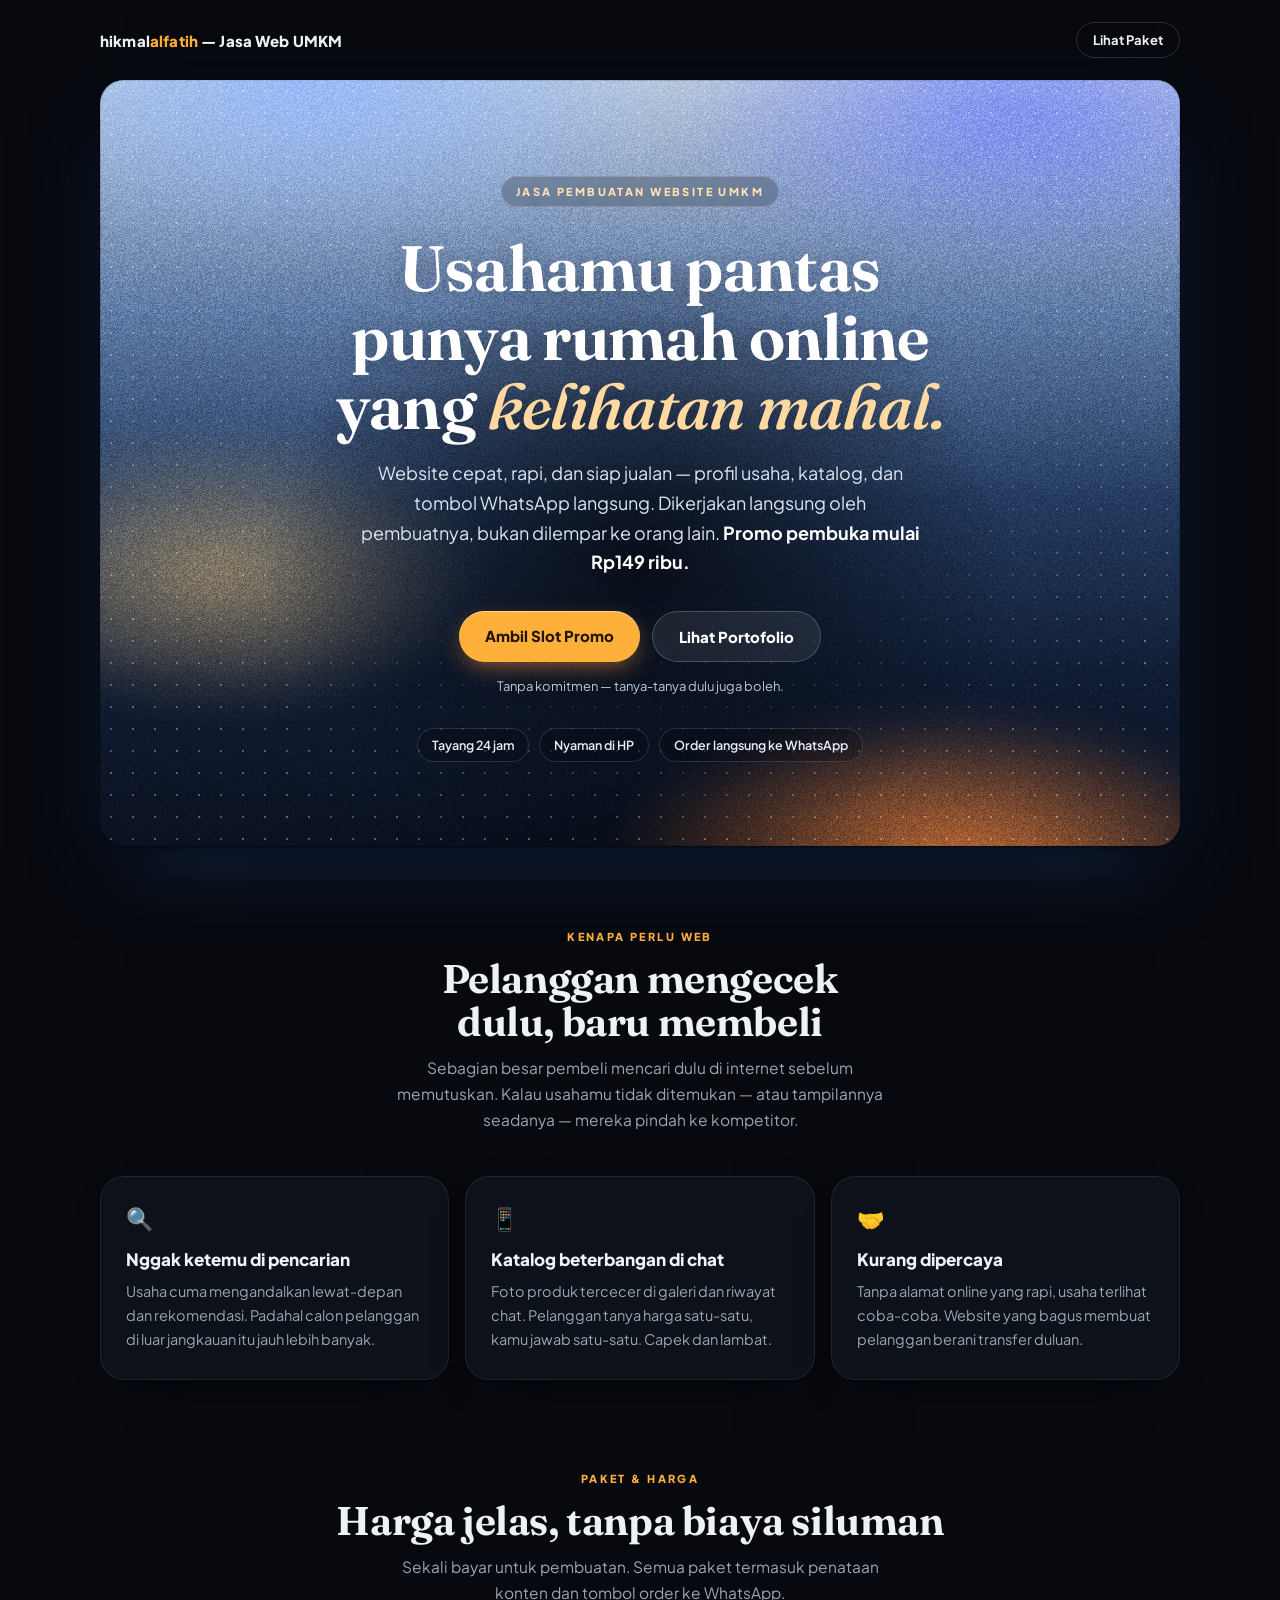
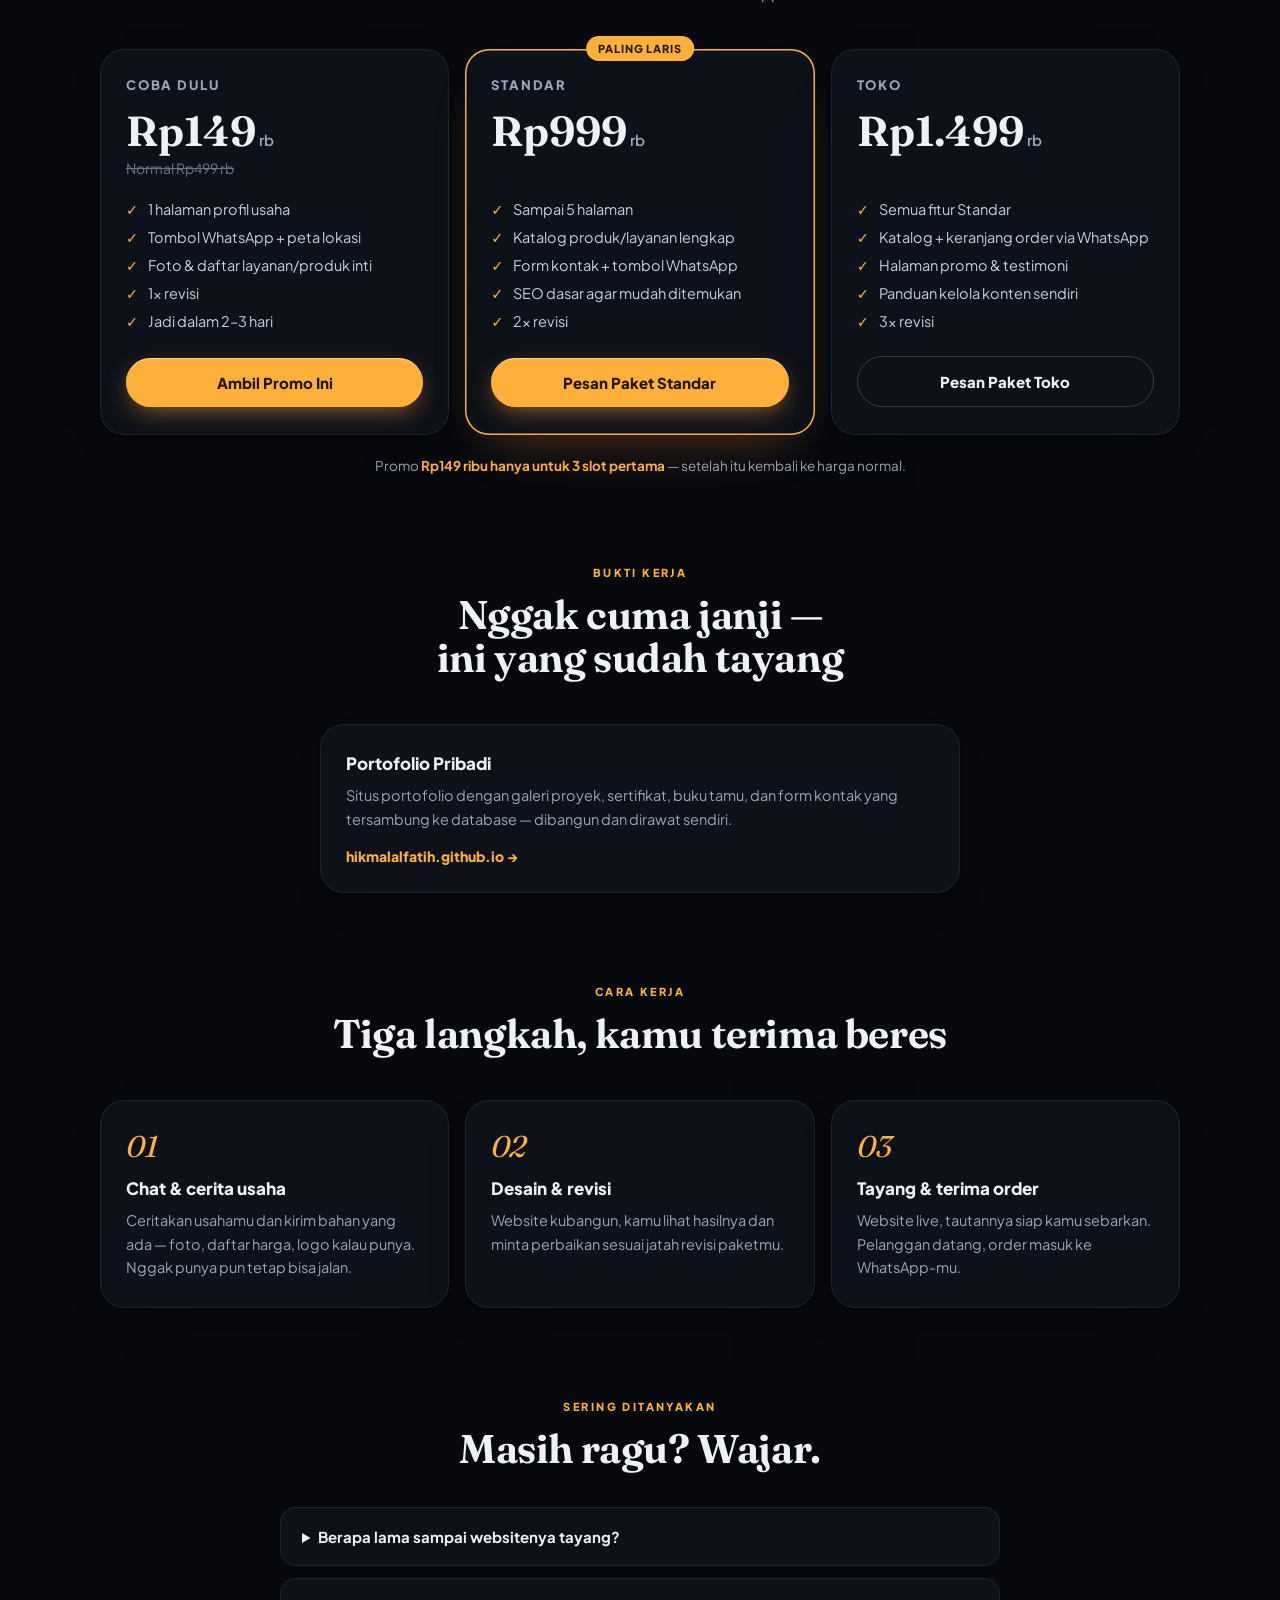
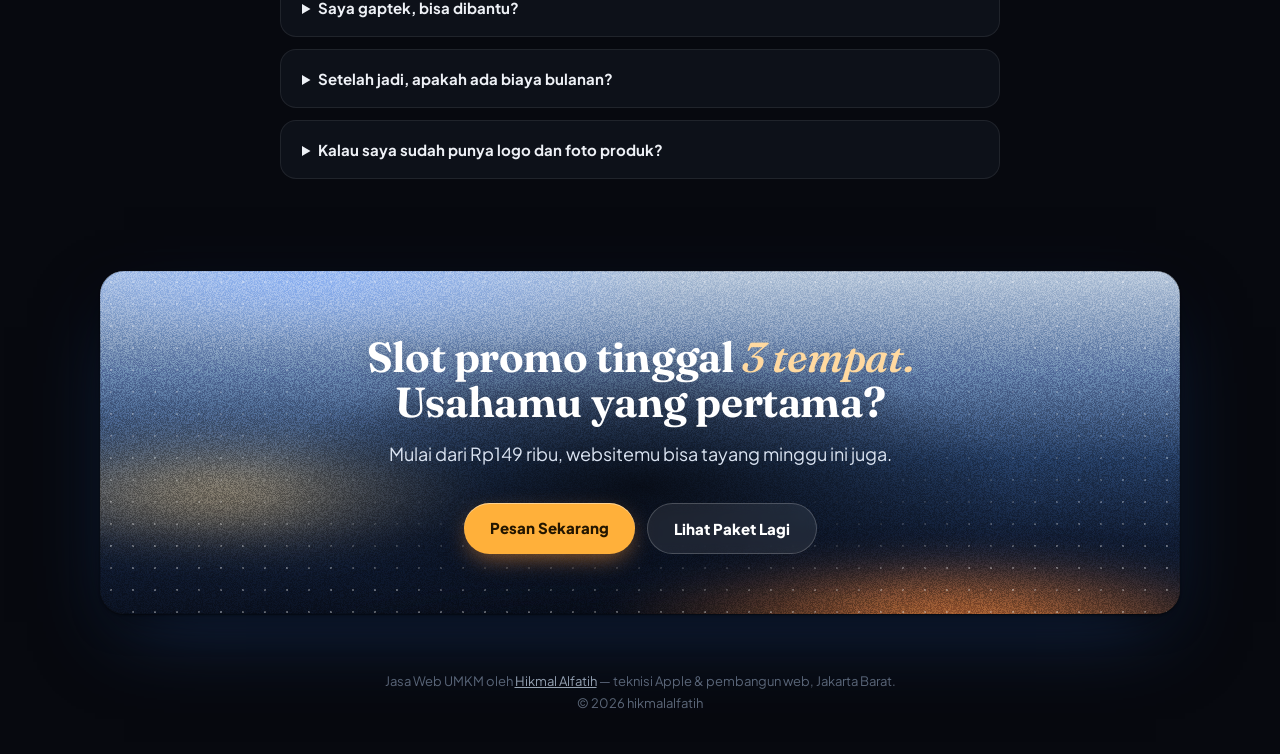
<file: jasa-web/index.html>
<!DOCTYPE html>
<html lang="id">
<head>
<meta charset="UTF-8">
<meta name="viewport" content="width=device-width, initial-scale=1.0">
<title>Jasa Pembuatan Website UMKM — Mulai Rp149 Ribu | hikmalalfatih</title>
<meta name="description" content="Jasa pembuatan website untuk UMKM: profil usaha, katalog, dan tombol order WhatsApp. Cepat, rapi, dan siap jualan. Promo pembuka Rp149 ribu untuk 3 slot pertama. Dikerjakan langsung oleh hikmalalfatih, Jakarta Barat.">
<meta name="author" content="Hikmal Alfatih">
<link rel="canonical" href="https://hikmalalfatih.github.io/jasa-web/">
<meta name="theme-color" content="#07090f">
<meta property="og:type" content="website">
<meta property="og:locale" content="id_ID">
<meta property="og:title" content="Jasa Pembuatan Website UMKM — Mulai Rp149 Ribu">
<meta property="og:description" content="Usahamu pantas punya rumah online yang kelihatan mahal. Website cepat, rapi, siap jualan — promo pembuka Rp149 ribu untuk 3 slot pertama.">
<meta property="og:url" content="https://hikmalalfatih.github.io/jasa-web/">
<meta property="og:image" content="https://hikmalalfatih.github.io/images/profile.jpeg">
<meta name="twitter:card" content="summary_large_image">
<meta name="twitter:title" content="Jasa Pembuatan Website UMKM — Mulai Rp149 Ribu">
<meta name="twitter:description" content="Website UMKM cepat, rapi, siap jualan. Promo pembuka Rp149 ribu untuk 3 slot pertama.">
<meta name="twitter:image" content="https://hikmalalfatih.github.io/images/profile.jpeg">
<link rel="icon" href="data:image/svg+xml,%3Csvg xmlns='http://www.w3.org/2000/svg' viewBox='0 0 64 64'%3E%3Crect width='64' height='64' rx='14' fill='%2307090f'/%3E%3Ctext x='32' y='44' font-family='Georgia,serif' font-size='36' fill='%23ffb03a' text-anchor='middle'%3EH%3C/text%3E%3C/svg%3E">
<script type="application/ld+json">
{"@context":"https://schema.org","@type":"Service","name":"Jasa Pembuatan Website UMKM","serviceType":"Pembuatan website","provider":{"@type":"Person","name":"Hikmal Alfatih","url":"https://hikmalalfatih.github.io"},"areaServed":"ID","url":"https://hikmalalfatih.github.io/jasa-web/","offers":[{"@type":"Offer","name":"Paket Coba","price":"149000","priceCurrency":"IDR"},{"@type":"Offer","name":"Paket Standar","price":"999000","priceCurrency":"IDR"},{"@type":"Offer","name":"Paket Toko","price":"1499000","priceCurrency":"IDR"}]}
</script>
<link rel="preconnect" href="https://fonts.googleapis.com">
<link rel="preconnect" href="https://fonts.gstatic.com" crossorigin>
<link href="https://fonts.googleapis.com/css2?family=Fraunces:ital,opsz,wght@0,9..144,500;0,9..144,650;1,9..144,550&family=Plus+Jakarta+Sans:wght@400;500;600;700;800&display=swap" rel="stylesheet">
<style>
  :root{
    --bg:#07090f; --panel:#0d1119; --line:#ffffff14;
    --ink:#eef1f6; --muted:#9aa6b5; --amber:#ffb03a; --amber-ink:#231600;
    --r-lg:24px; --r-md:16px;
  }
  *{margin:0;padding:0;box-sizing:border-box}
  html{scroll-behavior:smooth}
  body{background:var(--bg);color:var(--ink);font-family:"Plus Jakarta Sans",system-ui,sans-serif;-webkit-font-smoothing:antialiased;overflow-x:hidden}
  .wrap{max-width:1120px;margin:0 auto;padding:0 20px}
  h1,h2{font-family:"Fraunces",serif;font-weight:650;text-wrap:balance;line-height:1.08;letter-spacing:-.01em}
  p{text-wrap:pretty}
  .num{font-variant-numeric:tabular-nums}
  a:focus-visible,button:focus-visible,summary:focus-visible{outline:2px solid var(--amber);outline-offset:3px;border-radius:6px}

  /* ---------- NAV ---------- */
  nav{display:flex;align-items:center;justify-content:space-between;padding:22px 0}
  .brand{font-weight:800;font-size:15px;letter-spacing:.01em}
  .brand span{color:var(--amber)}
  .nav-cta{font-size:13px;font-weight:700;color:var(--ink);text-decoration:none;border:1px solid #ffffff26;padding:9px 16px;border-radius:999px;transition:transform .15s ease,background .2s}
  .nav-cta:active{transform:scale(.97)}
  .nav-cta:hover{background:#ffffff10}

  /* ---------- GRAINY GRADIENT STAGE ---------- */
  .stage{position:relative;border-radius:var(--r-lg);overflow:hidden;isolation:isolate;
    box-shadow:0 1px 2px #00000080,0 12px 32px -8px #00000090,0 32px 80px -24px #1c3d75aa,inset 0 0 0 .5px #00000059;
    background:linear-gradient(180deg,#b9c9dd 0%,#5f7ba6 30%,#233a5e 55%,#101c33 78%,#0a1120 100%)}
  .blob{position:absolute;border-radius:50%;filter:blur(18px);will-change:transform;z-index:0}
  .b1{width:95%;height:62%;left:-28%;top:-30%;background:radial-gradient(closest-side,#8fb6ffcc,transparent 72%);animation:drift1 24s ease-in-out infinite alternate}
  .b2{width:90%;height:58%;right:-30%;top:-24%;background:radial-gradient(closest-side,#6a7cffb3,transparent 72%);animation:drift2 27s ease-in-out infinite alternate}
  .b3{width:70%;height:52%;left:-24%;top:38%;background:radial-gradient(closest-side,#e8c07a8c,transparent 72%);animation:drift2 22s ease-in-out infinite alternate-reverse}
  .b4{width:88%;height:60%;right:-22%;bottom:-34%;background:radial-gradient(closest-side,#ff8a3cd9,transparent 72%);animation:drift1 26s ease-in-out infinite alternate-reverse}
  .b5{width:110%;height:55%;left:-5%;bottom:-38%;background:radial-gradient(closest-side,#05080fb3,transparent 70%)}
  @keyframes drift1{from{transform:translate(0,0) scale(1)}to{transform:translate(3.5%,2.5%) scale(1.07)}}
  @keyframes drift2{from{transform:translate(0,0) scale(1.04)}to{transform:translate(-3%,3%) scale(.97)}}
  .dots{position:absolute;inset:0;z-index:1;opacity:.30;
    background-image:radial-gradient(circle,#ffffff 0.8px,transparent 0.9px);background-size:22px 22px;
    -webkit-mask-image:radial-gradient(ellipse 55% 48%,transparent 32%,#000 100%);mask-image:radial-gradient(ellipse 55% 48%,transparent 32%,#000 100%)}
  .grain{position:absolute;inset:0;z-index:2;mix-blend-mode:overlay;opacity:.4;pointer-events:none}
  .stage-inner{position:relative;z-index:3;text-align:center;max-width:760px;margin:0 auto}
  .stage-inner::before{content:"";position:absolute;inset:6% -6% -4%;background:radial-gradient(ellipse 62% 58% at 50% 58%,#05080fd9,transparent 70%);z-index:-1}
  .hero-inner{padding:96px 28px 84px}
  .eyebrow{display:inline-block;font-size:11px;font-weight:800;letter-spacing:.22em;text-transform:uppercase;color:#ffe1ae;background:#00000038;border:1px solid #ffffff2b;padding:8px 14px;border-radius:999px;backdrop-filter:blur(4px)}
  .stage h1{font-size:clamp(38px,6.4vw,64px);margin:26px 0 18px;color:#fff;text-shadow:0 2px 30px #00000055}
  .stage h1 em,.stage h2 em{font-style:italic;font-weight:550;color:#ffd9a0}
  .stage .sub{font-size:clamp(15px,2vw,18px);line-height:1.65;color:#dbe4f2;max-width:560px;margin:0 auto}
  .stage .sub b{color:#fff}
  .cta-row{display:flex;gap:12px;justify-content:center;flex-wrap:wrap;margin-top:34px}
  .btn{display:inline-block;text-decoration:none;font-weight:800;font-size:15px;padding:15px 26px;border-radius:999px;transition:transform .15s ease,box-shadow .2s,background .2s}
  .btn:active{transform:scale(.97)}
  .btn-amber{background:var(--amber);color:var(--amber-ink);box-shadow:0 8px 24px -6px #ff9a3c99,inset 0 1px 0 #ffffff70}
  .btn-amber:hover{box-shadow:0 12px 32px -6px #ff9a3ccc,inset 0 1px 0 #ffffff70}
  .btn-glass{background:#ffffff14;color:#fff;border:1px solid #ffffff33;backdrop-filter:blur(6px)}
  .micro{margin-top:16px;font-size:13px;color:#b9c6da}
  .hero-stats{display:flex;gap:10px;justify-content:center;flex-wrap:wrap;margin-top:34px}
  .chip{font-size:12.5px;font-weight:600;color:#e7edf7;background:#00000030;border:1px solid #ffffff22;padding:8px 14px;border-radius:999px}
  .rise{opacity:0;transform:translateY(16px);animation:rise .8s cubic-bezier(.2,0,0,1) forwards}
  @keyframes rise{to{opacity:1;transform:none}}

  /* ---------- CTA BAND ---------- */
  .cta-band{margin-top:84px}
  .cta-band .stage-inner{padding:64px 28px 60px}
  .cta-band h2{font-size:clamp(28px,4.4vw,42px);color:#fff;margin-bottom:14px;text-shadow:0 2px 24px #00000055}

  /* ---------- SECTIONS ---------- */
  section{padding:84px 0 8px}
  .kicker{font-size:11px;font-weight:800;letter-spacing:.22em;text-transform:uppercase;color:var(--amber);text-align:center}
  .sec-title{font-size:clamp(28px,4vw,40px);text-align:center;margin:14px auto 12px;max-width:640px}
  .sec-sub{text-align:center;color:var(--muted);max-width:520px;margin:0 auto;line-height:1.65;font-size:15.5px}
  .grid3{display:grid;grid-template-columns:repeat(3,1fr);gap:16px;margin-top:44px}
  .card{background:var(--panel);border-radius:var(--r-lg);padding:28px 26px;
    box-shadow:inset 0 0 0 1px var(--line),0 1px 2px #00000066,0 16px 40px -24px #000000cc}
  .card h3{font-size:17px;font-weight:800;margin-bottom:10px}
  .card p{color:var(--muted);font-size:14.5px;line-height:1.65}
  .card .ico{font-size:22px;margin-bottom:16px;display:block}
  .reveal{opacity:0;transform:translateY(22px);transition:opacity .7s cubic-bezier(.2,0,0,1),transform .7s cubic-bezier(.2,0,0,1)}
  .reveal.in{opacity:1;transform:none}

  /* ---------- PAKET ---------- */
  .price-card{position:relative;display:flex;flex-direction:column}
  .price-card .tag{position:absolute;top:-13px;left:50%;transform:translateX(-50%);background:var(--amber);color:var(--amber-ink);font-size:11px;font-weight:800;letter-spacing:.08em;padding:6px 12px;border-radius:999px;text-transform:uppercase;white-space:nowrap}
  .price-card.hot{box-shadow:inset 0 0 0 1.5px var(--amber),0 24px 48px -24px #ff9a3c55}
  .pname{font-size:13px;font-weight:800;letter-spacing:.14em;text-transform:uppercase;color:var(--muted)}
  .price{font-family:"Fraunces",serif;font-size:42px;font-weight:650;margin:12px 0 2px}
  .price small{font-size:15px;color:var(--muted);font-family:"Plus Jakarta Sans",sans-serif;font-weight:600}
  .was{color:#697586;font-size:14px;text-decoration:line-through;min-height:21px}
  .feat{list-style:none;margin:20px 0 26px;display:grid;gap:10px;font-size:14.5px;color:#c6d0de}
  .feat li::before{content:"✓";color:var(--amber);font-weight:800;margin-right:10px}
  .price-card .btn{margin-top:auto;text-align:center}
  .btn-line{background:transparent;color:var(--ink);border:1px solid #ffffff2e}
  .slot-note{text-align:center;color:var(--muted);font-size:13.5px;margin-top:22px}
  .slot-note b{color:var(--amber)}

  /* ---------- BUKTI & LANGKAH ---------- */
  .proof a{display:block;text-decoration:none;color:inherit}
  .proof .go{margin-top:16px;font-weight:800;font-size:14px;color:var(--amber)}
  .step-n{font-family:"Fraunces",serif;font-style:italic;font-size:30px;color:var(--amber);display:block;margin-bottom:12px}

  /* ---------- FAQ & FOOTER ---------- */
  details{background:var(--panel);border-radius:var(--r-md);padding:20px 22px;box-shadow:inset 0 0 0 1px var(--line);margin-top:12px}
  summary{cursor:pointer;font-weight:700;font-size:15px}
  details p{color:var(--muted);font-size:14.5px;line-height:1.65;margin-top:10px}
  .faq{max-width:720px;margin:36px auto 0}
  footer{padding:56px 0 40px;text-align:center;color:#5d6879;font-size:13px;line-height:1.7}
  footer a{color:var(--muted)}

  @media (max-width:820px){.grid3{grid-template-columns:1fr}.hero-inner{padding:72px 20px 64px}}
  @media (prefers-reduced-motion:reduce){
    *,*::before,*::after{animation-duration:.01ms!important;animation-iteration-count:1!important;transition-duration:.01ms!important}
    html{scroll-behavior:auto}.rise{opacity:1;transform:none}.reveal{opacity:1;transform:none}
  }
</style>
</head>
<body>
<div class="wrap">

  <nav>
    <div class="brand">hikmal<span>alfatih</span> — Jasa Web UMKM</div>
    <a class="nav-cta" href="#paket">Lihat Paket</a>
  </nav>

  <!-- HERO -->
  <header class="stage" data-stage>
    <div class="blob b1"></div><div class="blob b2"></div><div class="blob b3"></div><div class="blob b4"></div><div class="blob b5"></div>
    <div class="dots"></div>
    <div class="grain"></div>
    <div class="stage-inner hero-inner">
      <span class="eyebrow rise" style="animation-delay:.05s">Jasa Pembuatan Website UMKM</span>
      <h1 class="rise" style="animation-delay:.15s">Usahamu pantas punya rumah online yang <em>kelihatan mahal.</em></h1>
      <p class="sub rise" style="animation-delay:.25s">Website cepat, rapi, dan siap jualan — profil usaha, katalog, dan tombol WhatsApp langsung. Dikerjakan langsung oleh pembuatnya, bukan dilempar ke orang lain. <b>Promo pembuka mulai Rp149 ribu.</b></p>
      <div class="cta-row rise" style="animation-delay:.35s">
        <a class="btn btn-amber" href="#paket">Ambil Slot Promo</a>
        <a class="btn btn-glass" href="https://hikmalalfatih.github.io" target="_blank" rel="noopener">Lihat Portofolio</a>
      </div>
      <p class="micro rise" style="animation-delay:.42s">Tanpa komitmen — tanya-tanya dulu juga boleh.</p>
      <div class="hero-stats rise" style="animation-delay:.5s">
        <span class="chip">Tayang 24 jam</span>
        <span class="chip">Nyaman di HP</span>
        <span class="chip">Order langsung ke WhatsApp</span>
      </div>
    </div>
  </header>

  <main>
  <!-- MASALAH -->
  <section>
    <div class="kicker reveal">Kenapa Perlu Web</div>
    <h2 class="sec-title reveal">Pelanggan mengecek dulu, baru membeli</h2>
    <p class="sec-sub reveal">Sebagian besar pembeli mencari dulu di internet sebelum memutuskan. Kalau usahamu tidak ditemukan — atau tampilannya seadanya — mereka pindah ke kompetitor.</p>
    <div class="grid3">
      <div class="card reveal"><span class="ico">🔍</span><h3>Nggak ketemu di pencarian</h3><p>Usaha cuma mengandalkan lewat-depan dan rekomendasi. Padahal calon pelanggan di luar jangkauan itu jauh lebih banyak.</p></div>
      <div class="card reveal"><span class="ico">📱</span><h3>Katalog beterbangan di chat</h3><p>Foto produk tercecer di galeri dan riwayat chat. Pelanggan tanya harga satu-satu, kamu jawab satu-satu. Capek dan lambat.</p></div>
      <div class="card reveal"><span class="ico">🤝</span><h3>Kurang dipercaya</h3><p>Tanpa alamat online yang rapi, usaha terlihat coba-coba. Website yang bagus membuat pelanggan berani transfer duluan.</p></div>
    </div>
  </section>

  <!-- PAKET -->
  <section id="paket">
    <div class="kicker reveal">Paket &amp; Harga</div>
    <h2 class="sec-title reveal">Harga jelas, tanpa biaya siluman</h2>
    <p class="sec-sub reveal">Sekali bayar untuk pembuatan. Semua paket termasuk penataan konten dan tombol order ke WhatsApp.</p>
    <div class="grid3">
      <div class="card price-card reveal">
        <div class="pname">Coba Dulu</div>
        <div class="price num">Rp149<small> rb</small></div>
        <div class="was num">Normal Rp499 rb</div>
        <ul class="feat">
          <li>1 halaman profil usaha</li>
          <li>Tombol WhatsApp + peta lokasi</li>
          <li>Foto &amp; daftar layanan/produk inti</li>
          <li>1× revisi</li>
          <li>Jadi dalam 2–3 hari</li>
        </ul>
        <a class="btn btn-amber" href="https://wa.me/6281903031378?text=Halo%20Kak%2C%20saya%20mau%20tanya%20soal%20jasa%20pembuatan%20website%20UMKM." target="_blank" rel="noopener">Ambil Promo Ini</a>
      </div>
      <div class="card price-card hot reveal">
        <div class="tag">Paling Laris</div>
        <div class="pname">Standar</div>
        <div class="price num">Rp999<small> rb</small></div>
        <div class="was"></div>
        <ul class="feat">
          <li>Sampai 5 halaman</li>
          <li>Katalog produk/layanan lengkap</li>
          <li>Form kontak + tombol WhatsApp</li>
          <li>SEO dasar agar mudah ditemukan</li>
          <li>2× revisi</li>
        </ul>
        <a class="btn btn-amber" href="https://wa.me/6281903031378?text=Halo%20Kak%2C%20saya%20mau%20tanya%20soal%20jasa%20pembuatan%20website%20UMKM." target="_blank" rel="noopener">Pesan Paket Standar</a>
      </div>
      <div class="card price-card reveal">
        <div class="pname">Toko</div>
        <div class="price num">Rp1.499<small> rb</small></div>
        <div class="was"></div>
        <ul class="feat">
          <li>Semua fitur Standar</li>
          <li>Katalog + keranjang order via WhatsApp</li>
          <li>Halaman promo &amp; testimoni</li>
          <li>Panduan kelola konten sendiri</li>
          <li>3× revisi</li>
        </ul>
        <a class="btn btn-line" href="https://wa.me/6281903031378?text=Halo%20Kak%2C%20saya%20mau%20tanya%20soal%20jasa%20pembuatan%20website%20UMKM." target="_blank" rel="noopener">Pesan Paket Toko</a>
      </div>
    </div>
    <p class="slot-note reveal">Promo <b>Rp149 ribu hanya untuk 3 slot pertama</b> — setelah itu kembali ke harga normal.</p>
  </section>

  <!-- BUKTI -->
  <section>
    <div class="kicker reveal">Bukti Kerja</div>
    <h2 class="sec-title reveal">Nggak cuma janji — ini yang sudah tayang</h2>
    <div class="grid3" style="grid-template-columns:1fr;max-width:640px;margin-left:auto;margin-right:auto">
      <div class="card proof reveal"><a href="https://hikmalalfatih.github.io" target="_blank" rel="noopener">
        <h3>Portofolio Pribadi</h3><p>Situs portofolio dengan galeri proyek, sertifikat, buku tamu, dan form kontak yang tersambung ke database — dibangun dan dirawat sendiri.</p>
        <div class="go">hikmalalfatih.github.io →</div></a>
      </div>
    </div>
  </section>

  <!-- LANGKAH -->
  <section>
    <div class="kicker reveal">Cara Kerja</div>
    <h2 class="sec-title reveal">Tiga langkah, kamu terima beres</h2>
    <div class="grid3">
      <div class="card reveal"><span class="step-n">01</span><h3>Chat &amp; cerita usaha</h3><p>Ceritakan usahamu dan kirim bahan yang ada — foto, daftar harga, logo kalau punya. Nggak punya pun tetap bisa jalan.</p></div>
      <div class="card reveal"><span class="step-n">02</span><h3>Desain &amp; revisi</h3><p>Website kubangun, kamu lihat hasilnya dan minta perbaikan sesuai jatah revisi paketmu.</p></div>
      <div class="card reveal"><span class="step-n">03</span><h3>Tayang &amp; terima order</h3><p>Website live, tautannya siap kamu sebarkan. Pelanggan datang, order masuk ke WhatsApp-mu.</p></div>
    </div>
  </section>

  <!-- FAQ -->
  <section>
    <div class="kicker reveal">Sering Ditanyakan</div>
    <h2 class="sec-title reveal">Masih ragu? Wajar.</h2>
    <div class="faq reveal">
      <details><summary>Berapa lama sampai websitenya tayang?</summary><p>Paket Coba 2–3 hari kerja sejak bahan diterima. Standar dan Toko menyesuaikan jumlah halaman, umumnya di bawah satu minggu.</p></details>
      <details><summary>Saya gaptek, bisa dibantu?</summary><p>Bisa. Kamu cukup kirim bahan lewat chat — sisanya aku yang kerjakan. Setelah tayang, ada panduan singkat cara membagikan tautan dan menerima order.</p></details>
      <details><summary>Setelah jadi, apakah ada biaya bulanan?</summary><p>Pembuatan sekali bayar. Untuk paket promo, website tayang di alamat gratis yang cepat. Kalau nanti mau domain .com sendiri, bisa dibantu sekalian — biayanya sesuai harga domain saja.</p></details>
      <details><summary>Kalau saya sudah punya logo dan foto produk?</summary><p>Justru lebih cepat. Kirimkan saja bahannya, nanti kutata ke dalam desain. Belum punya juga tidak masalah — kita mulai dari yang ada.</p></details>
    </div>
  </section>

  <!-- CTA PENUTUP -->
  <div class="cta-band">
    <div class="stage" data-stage>
      <div class="blob b1"></div><div class="blob b3"></div><div class="blob b4"></div><div class="blob b5"></div>
      <div class="dots"></div>
      <div class="grain"></div>
      <div class="stage-inner">
        <h2>Slot promo tinggal <em>3 tempat.</em><br>Usahamu yang pertama?</h2>
        <p class="sub">Mulai dari Rp149 ribu, websitemu bisa tayang minggu ini juga.</p>
        <div class="cta-row">
          <a class="btn btn-amber" href="https://wa.me/6281903031378?text=Halo%20Kak%2C%20saya%20mau%20tanya%20soal%20jasa%20pembuatan%20website%20UMKM." target="_blank" rel="noopener">Pesan Sekarang</a>
          <a class="btn btn-glass" href="#paket">Lihat Paket Lagi</a>
        </div>
      </div>
    </div>
  </div>
  </main>

  <footer>
    Jasa Web UMKM oleh <a href="https://hikmalalfatih.github.io" target="_blank" rel="noopener">Hikmal Alfatih</a> — teknisi Apple &amp; pembangun web, Jakarta Barat.<br>
    © 2026 hikmalalfatih
  </footer>
</div>

<script>
// Grain: 128x128 greyscale noise tile, values held near 128 +/- 70, 1 noise px = 1 physical px
(function(){
  var dpr = Math.min(window.devicePixelRatio || 1, 2);
  var s = 128, c = document.createElement('canvas');
  c.width = c.height = Math.round(s * dpr);
  var ctx = c.getContext('2d'), img = ctx.createImageData(c.width, c.height), d = img.data;
  for (var i = 0; i < d.length; i += 4) {
    var v = 128 + (Math.random() * 140 - 70);
    d[i] = d[i+1] = d[i+2] = v; d[i+3] = 255;
  }
  ctx.putImageData(img, 0, 0);
  var url = 'url(' + c.toDataURL() + ')';
  document.querySelectorAll('.grain').forEach(function(g){
    g.style.backgroundImage = url;
    g.style.backgroundSize = s + 'px ' + s + 'px';
  });
})();
// Soft parallax on the hero stage: blobs lean toward the cursor, pattern leans away
(function(){
  if (window.matchMedia('(prefers-reduced-motion: reduce)').matches) return;
  var hero = document.querySelector('[data-stage]'); if (!hero) return;
  var dots = hero.querySelector('.dots'), blobs = hero.querySelectorAll('.blob'),
      tx = 0, ty = 0, x = 0, y = 0;
  hero.addEventListener('pointermove', function(e){
    var r = hero.getBoundingClientRect();
    tx = (e.clientX - r.left) / r.width - .5; ty = (e.clientY - r.top) / r.height - .5;
  });
  hero.addEventListener('pointerleave', function(){ tx = 0; ty = 0; });
  (function loop(){
    x += (tx - x) * .045; y += (ty - y) * .045;
    blobs.forEach(function(b, i){ var k = (i + 1) * 3.2; b.style.translate = (x * k) + 'px ' + (y * k) + 'px'; });
    if (dots) dots.style.translate = (x * -7) + 'px ' + (y * -7) + 'px';
    requestAnimationFrame(loop);
  })();
})();
// Staggered scroll reveal
(function(){
  var els = document.querySelectorAll('.reveal');
  if (!('IntersectionObserver' in window)) { els.forEach(function(e){ e.classList.add('in'); }); return; }
  var io = new IntersectionObserver(function(entries){
    entries.forEach(function(en, i){
      if (en.isIntersecting) { en.target.style.transitionDelay = (i * 90) + 'ms'; en.target.classList.add('in'); io.unobserve(en.target); }
    });
  }, { threshold: .12 });
  els.forEach(function(e){ io.observe(e); });
})();
</script>
</body>
</html>
</file>
